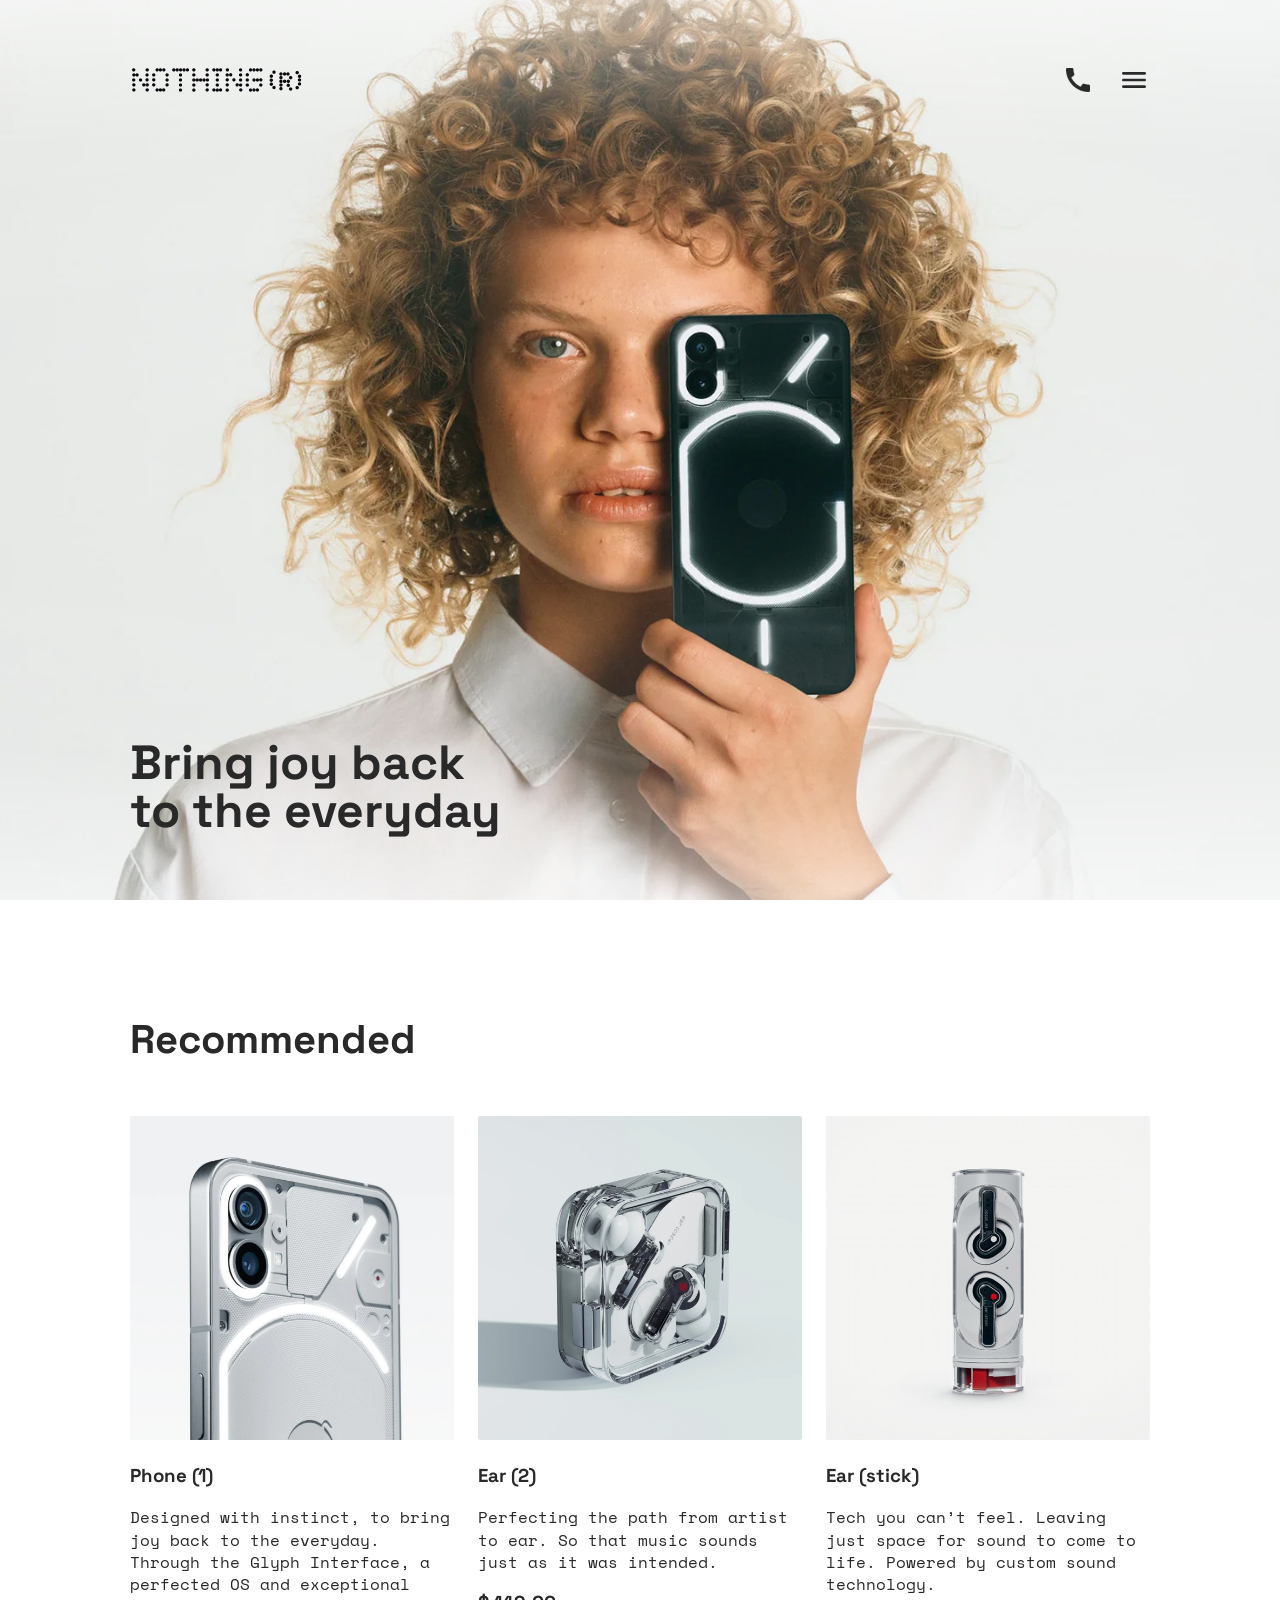
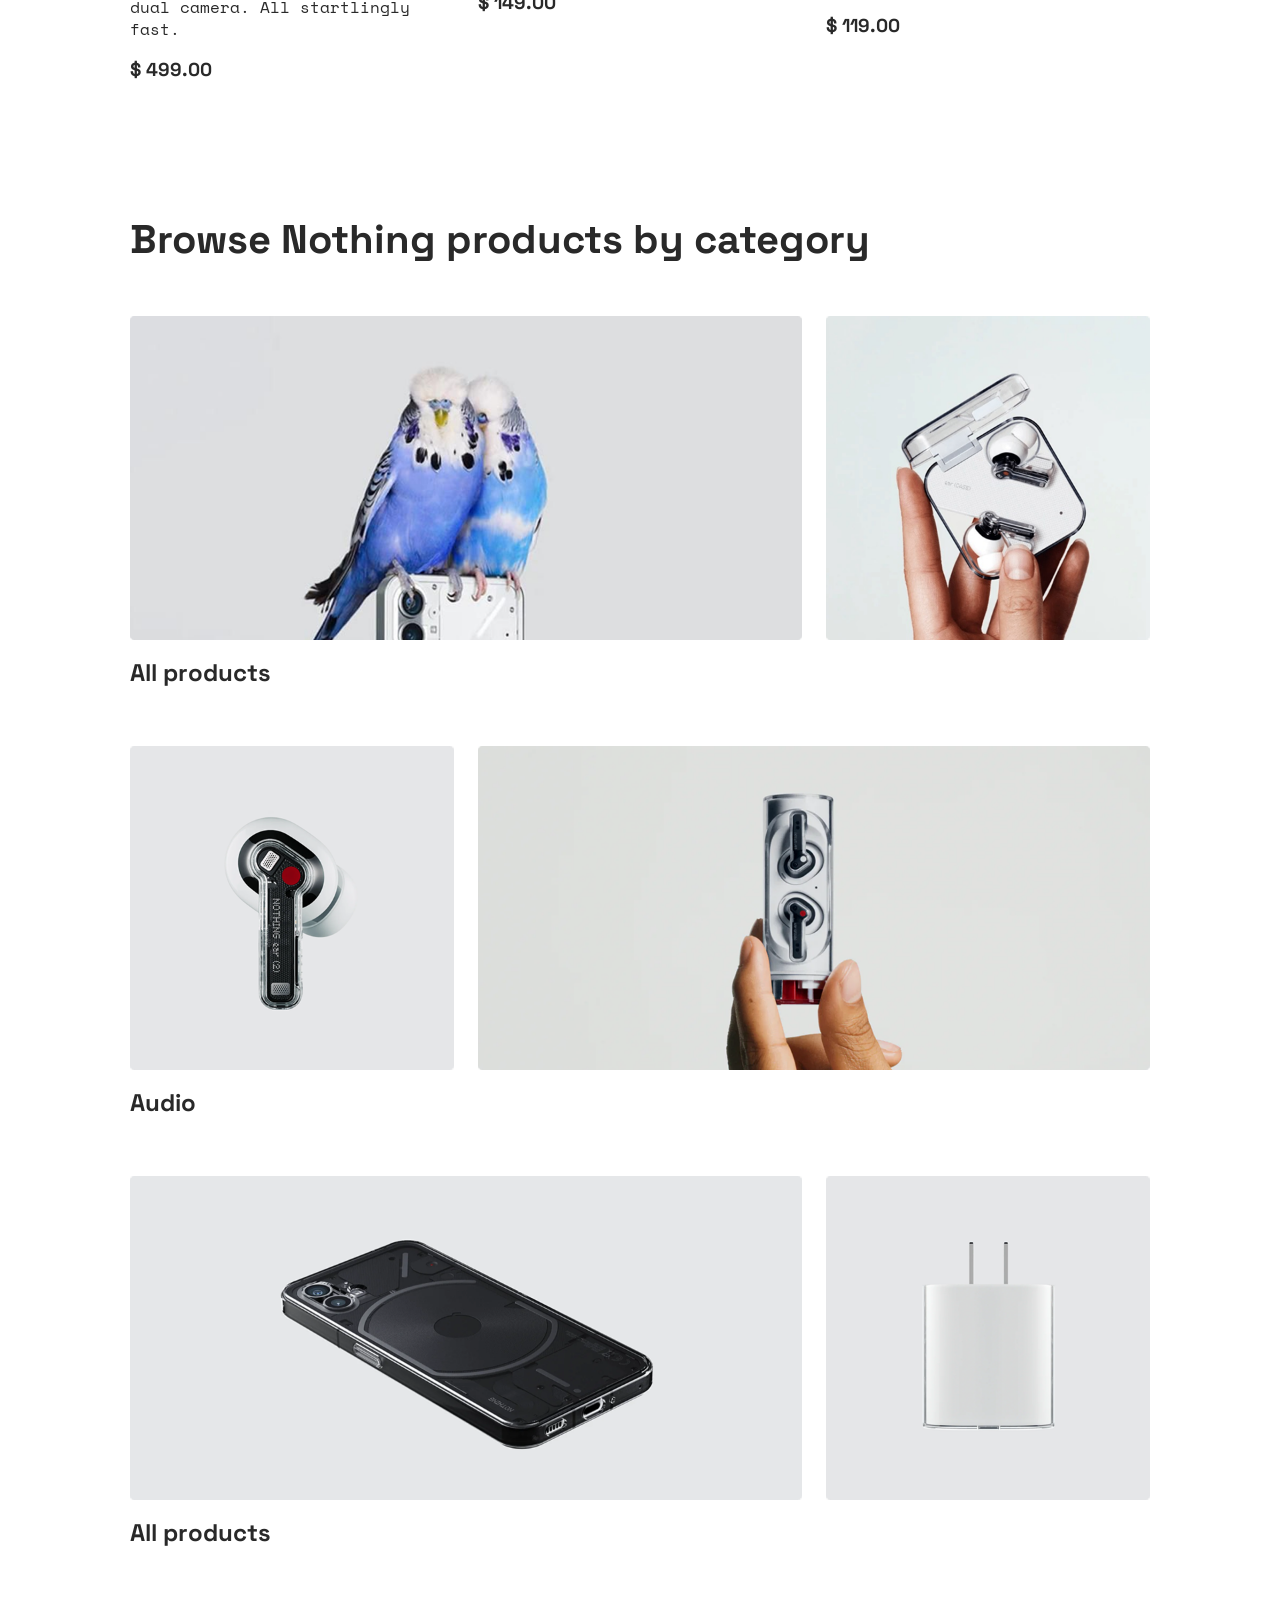
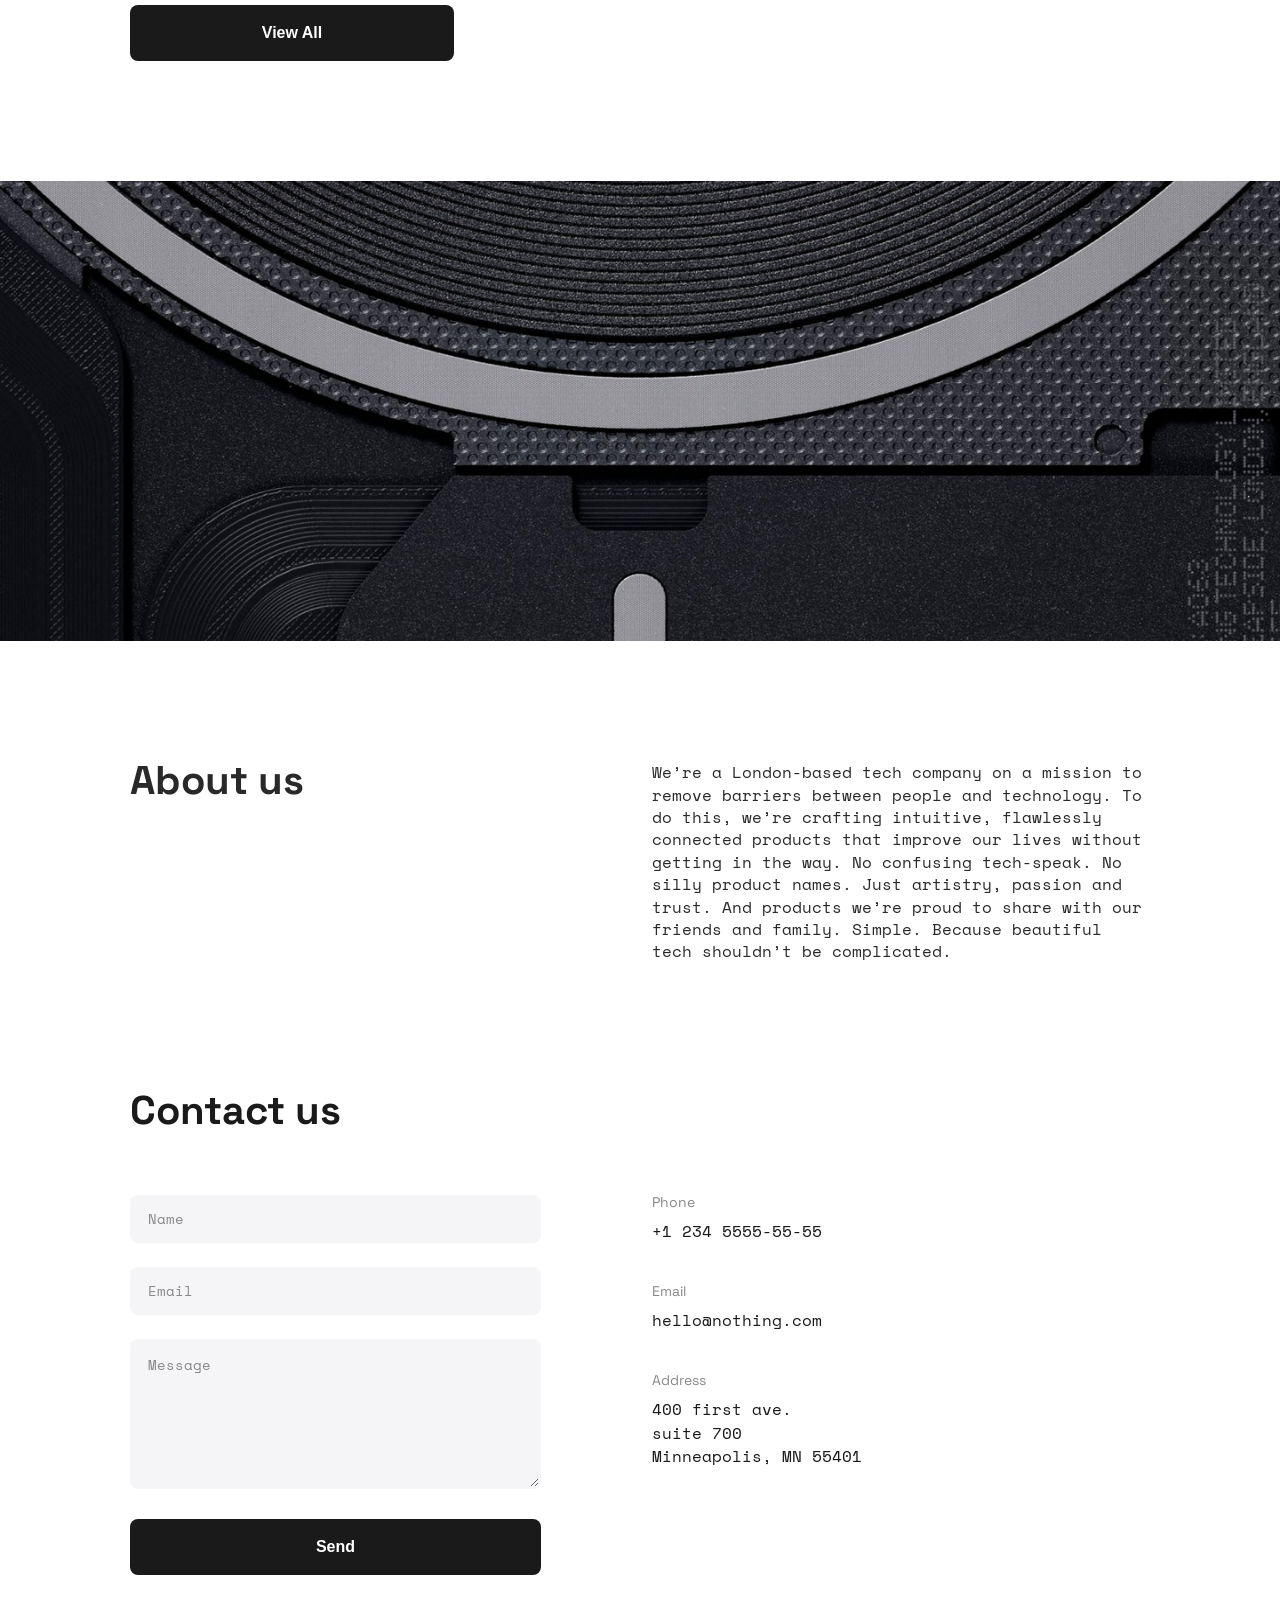
<file: index.html>
<!doctype html><html lang="en" class="page"><head><meta charset="utf-8"><meta name="viewport" content="width=device-width, initial-scale=1.0"><title>NOTHING</title><link rel="preconnect" href="https://fonts.googleapis.com"><link rel="preconnect" href="https://fonts.gstatic.com"><link href="https://fonts.googleapis.com/css2?family=Space+Grotesk:wght@300..700&family=Space+Mono:ital,wght@0,400;0,700;1,400;1,700&display=swap" rel="stylesheet"><link rel="stylesheet" href="index.368ba6d0.css"><link rel="icon" type="image/png" href="Logo.a87013dd.png"><script src="index.cabb280d.js" defer></script></head><body class="page__body"> <header class="header"> <div class="container"> <div class="header__content"> <div class="top-bar"> <a href="#" class="top-bar__logo-link"> <img src="Logo.a87013dd.png" alt="NOTHING Logo" class="top-bar__logo"> </a> <div class="top-bar--icons"> <a href="tel:+12345555555" class="top-phone"> <span class="top-phone__text">+1 234 555-55-55</span> <span class="icon icon--phone"></span> </a> <a href="#menu" class="icon icon--menu"></a> </div> </div> <div class="header__bottom"> <h1 class="header__title"> Bring joy back <br> to the everyday </h1> </div> </div> </div> </header> <aside class="menu page__menu" id="menu"> <div class="container"> <div class="menu__top top-bar"> <a href="#" class="top-bar__logo-link"> <img src="Logo.a87013dd.png" alt="NOTHING Logo" class="top-bar__logo"> </a> <div class="header__icons"> <a href="#" class="icon icon--close"></a> </div> </div> <div class="menu__bottom"> <nav class="menu__nav nav"> <ul class="nav__list"> <li class="nav__item"> <a class="nav__link" href="#recommended">Recommended</a> </li> <li class="nav__item"> <a class="nav__link" href="#store">Store</a> </li> <li class="nav__item"> <a class="nav__link" href="#login">Login</a> </li> <li class="nav__item"> <a class="nav__link" href="#cart">Cart</a> </li> </ul> </nav> <a href="tel:+1 234 5555-55-55" class="menu__call-number">+1 234 5555-55-55</a> <a href="tel:+1 234 5555-55-55" class="menu__call-to-order">call to order</a> </div> </div> </aside> <main class="main"> <div class="container"> <div class="main__content"> <section class="recommended" id="recommended"> <h2 class="section-title">Recommended</h2> <div class="recommended__products"> <article class="product recommended__product"> <a href="#" class="product__link"> <img src="Image_phone.e0d03160.png" alt="Phone image" class="product__photo"> </a> <h3 class="product__title">Phone (1)</h3> <p class="product__content">Designed with instinct, to bring joy back to the everyday. Through the Glyph Interface, a perfected OS and exceptional dual camera. All startlingly fast.</p> <h3 class="product__price">$ 499.00</h3> </article> <article class="product recommended__product"> <a href="#" class="product__link"> <img src="Image_pods2.a5fa9327.png" alt="pods image" class="product__photo"> </a> <h3 class="product__title">Ear (2)</h3> <p class="product__content">Perfecting the path from artist to ear. So that music sounds just as it was intended.</p> <h3 class="product__price">$ 149.00</h3> </article> <article class="product recommended__product"> <a href="#" class="product__link"> <img src="Image_pods.5eeef7a0.png" alt="Phone image" class="product__photo"> </a> <h3 class="product__title">Ear (stick)</h3> <p class="product__content">Tech you can’t feel. Leaving just space for sound to come to life. Powered by custom sound technology.</p> <h3 class="product__price">$ 119.00</h3> </article> </div> </section> <section class="stores" id="stores"> <h2 class="section-title">Browse Nothing products by category</h2> <div class="stores__wrapper"> <article class="store"> <div class="store__photos"> <a href="#" class="store__link store__link--wide"> <img src="all-wide.afe6216f.png" alt="All products" class="store__photo"> </a> <a href="#" class="store__link store__link--square"> <img src="all-square.e91eb10e.png" alt="All products" class="store__photo"> </a> </div> <h3 class="store__title">All products</h3> </article> <article class="store"> <div class="store__photos"> <a href="#" class="store__link store__link--square"> <img src="audio-square.90712d0b.png" alt="Audio" class="store__photo"> </a> <a href="#" class="store__link store__link--wide"> <img src="audio-wide.60adac99.png" alt="Audio" class="store__photo"> </a> </div> <h3 class="store__title">Audio</h3> </article> <article class="store"> <div class="store__photos"> <a href="#" class="store__link store__link--wide"> <img src="accessories-wide.6a7ec372.png" alt="Accessories" class="store__photo"> </a> <a href="#" class="store__link store__link--square"> <img src="accessories-square.d12dfd59.png" alt="Accessories" class="store__photo"> </a> </div> <h3 class="store__title">All products</h3> </article> <button type="submit" class="stores__button"> View All </button> </div> </section> <section class="banner-full"> <img src="banner.4ce25558.png" alt="Nothing technology texture banner" class="banner-full__image"> </section> <section class="login" id="login"> <h2 class="login__title section-title"> About us </h2> <div class="login__content"> <p class="login__text">We’re a London-based tech company on a mission to remove barriers between people and technology. To do this, we’re crafting intuitive, flawlessly connected products that improve our lives without getting in the way. No confusing tech-speak. No silly product names. Just artistry, passion and trust. And products we’re proud to share with our friends and family. Simple. Because beautiful tech shouldn’t be complicated. </p> </div> </section> <section class="cart" id="cart"> <h2 class="cart__title section-title">Contact us</h2> <form action="#" class="cart__form" onsubmit="this.reset(); return false;"> <div class="cart__field"> <input type="text" class="cart__input" placeholder="Name" aria-label="Name" required> </div> <div class="cart__field"> <input type="email" class="cart__input" placeholder="Email" aria-label="Email" required> </div> <div class="cart__field"> <textarea class="cart__input cart__input--textarea" placeholder="Message" aria-label="Message"></textarea> </div> <button type="submit" class="cart__button"> Send </button> </form> <div class="cart__info"> <div class="cart__info-group"> <h3 class="cart__info-label">Phone</h3> <a href="tel:+12345555555" class="cart__info-text">+1 234 5555-55-55</a> </div> <div class="cart__info-group"> <h3 class="cart__info-label">Email</h3> <a href="mailto:hello@nothing.com" class="cart__info-text">hello@nothing.com</a> </div> <div class="cart__info-group"> <h3 class="cart__info-label">Address</h3> <a href="https://maps.google.com/?q=400+first+ave+suite+700+Minneapolis+MN+55401" target="_blank" class="cart__info-text cart__info-text--link"> 400 first ave.<br> suite 700<br> Minneapolis, MN 55401 </a> </div> </div> </section> </div> </div> </main> <footer class="footer"> </footer> </body></html>
</file>
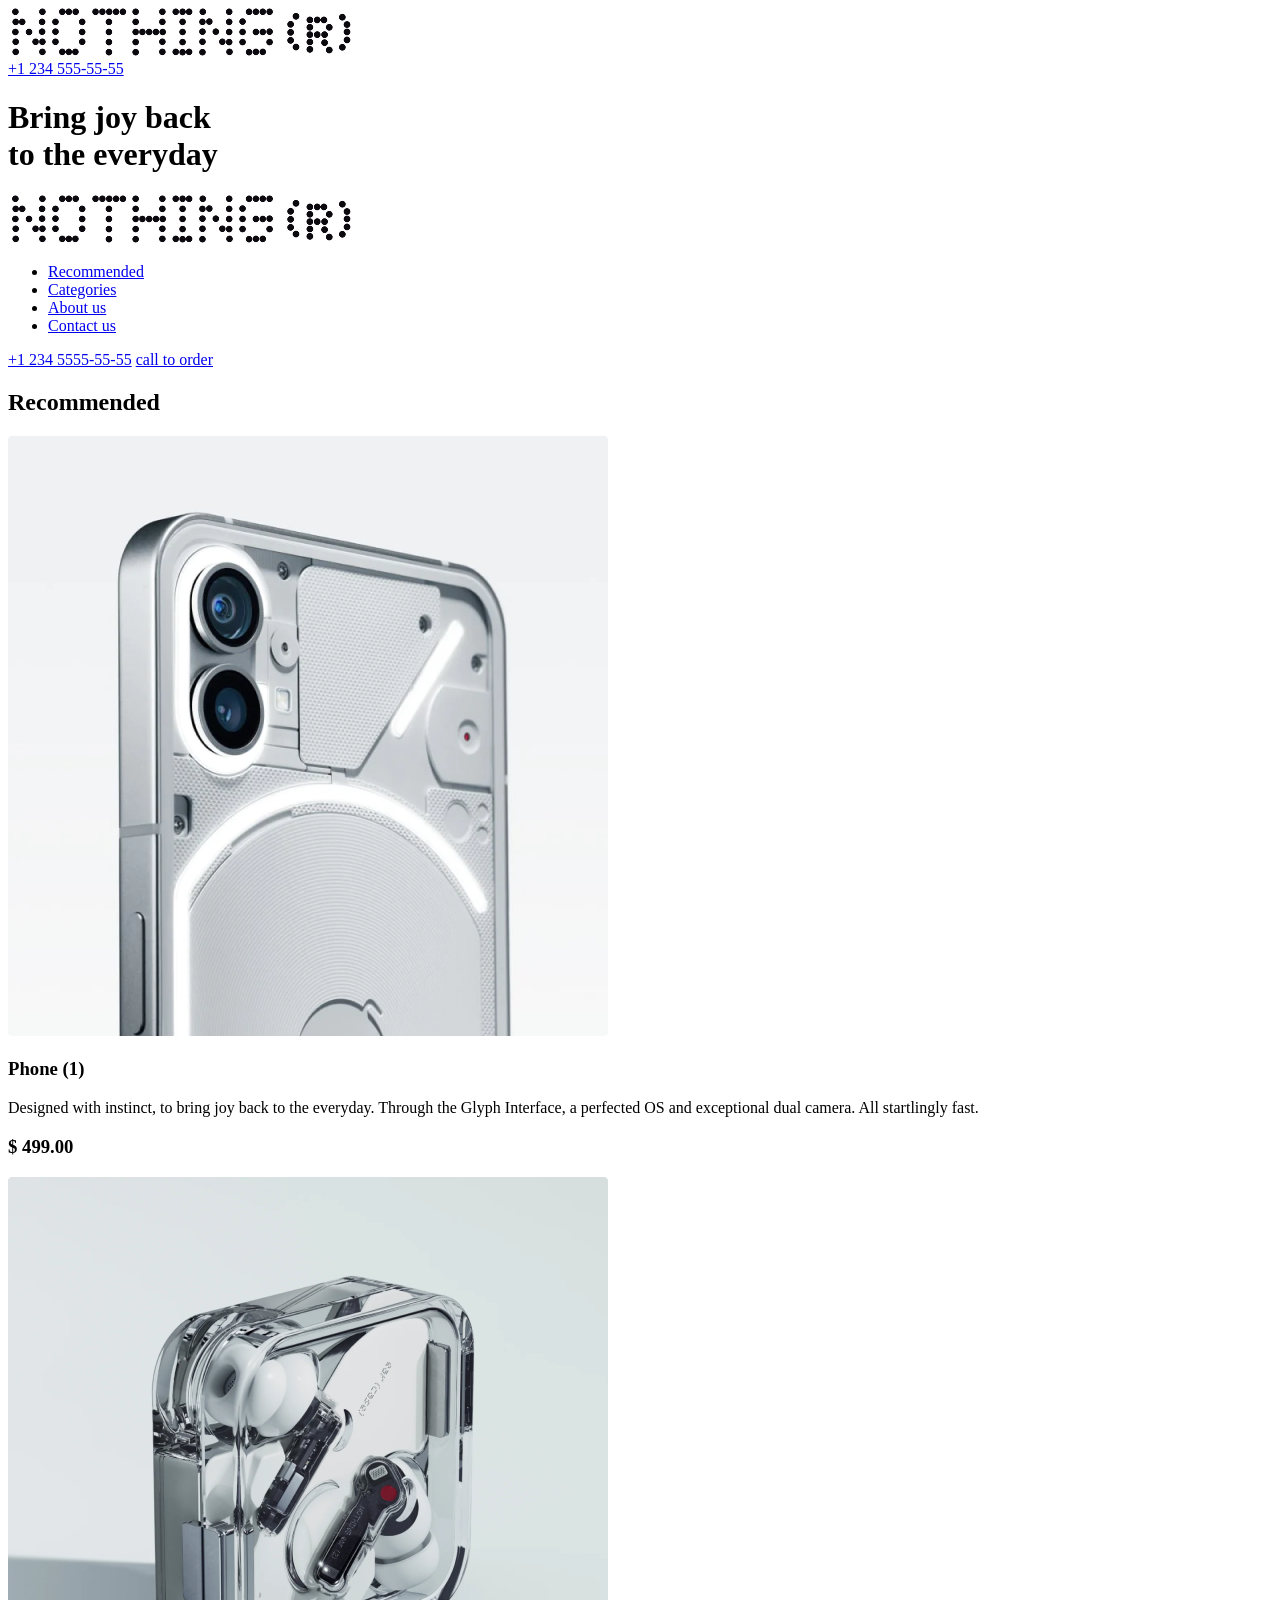
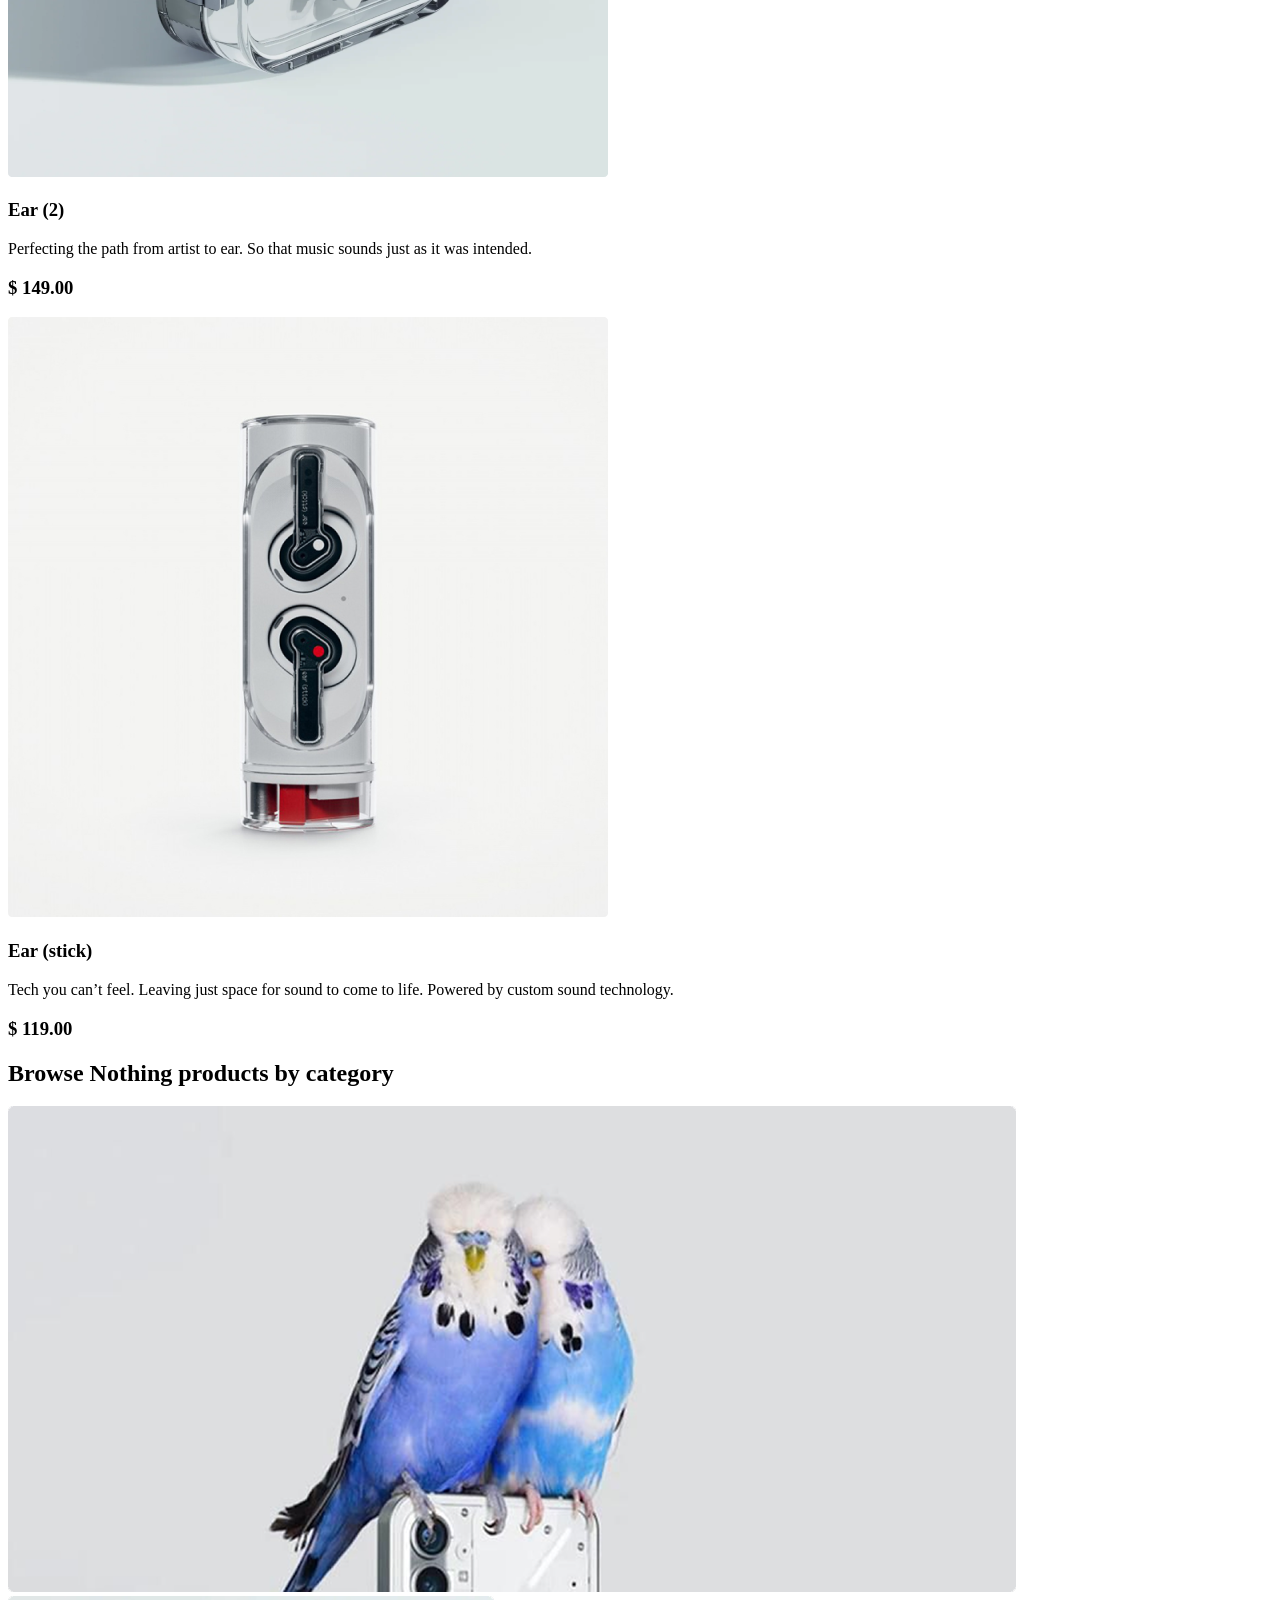
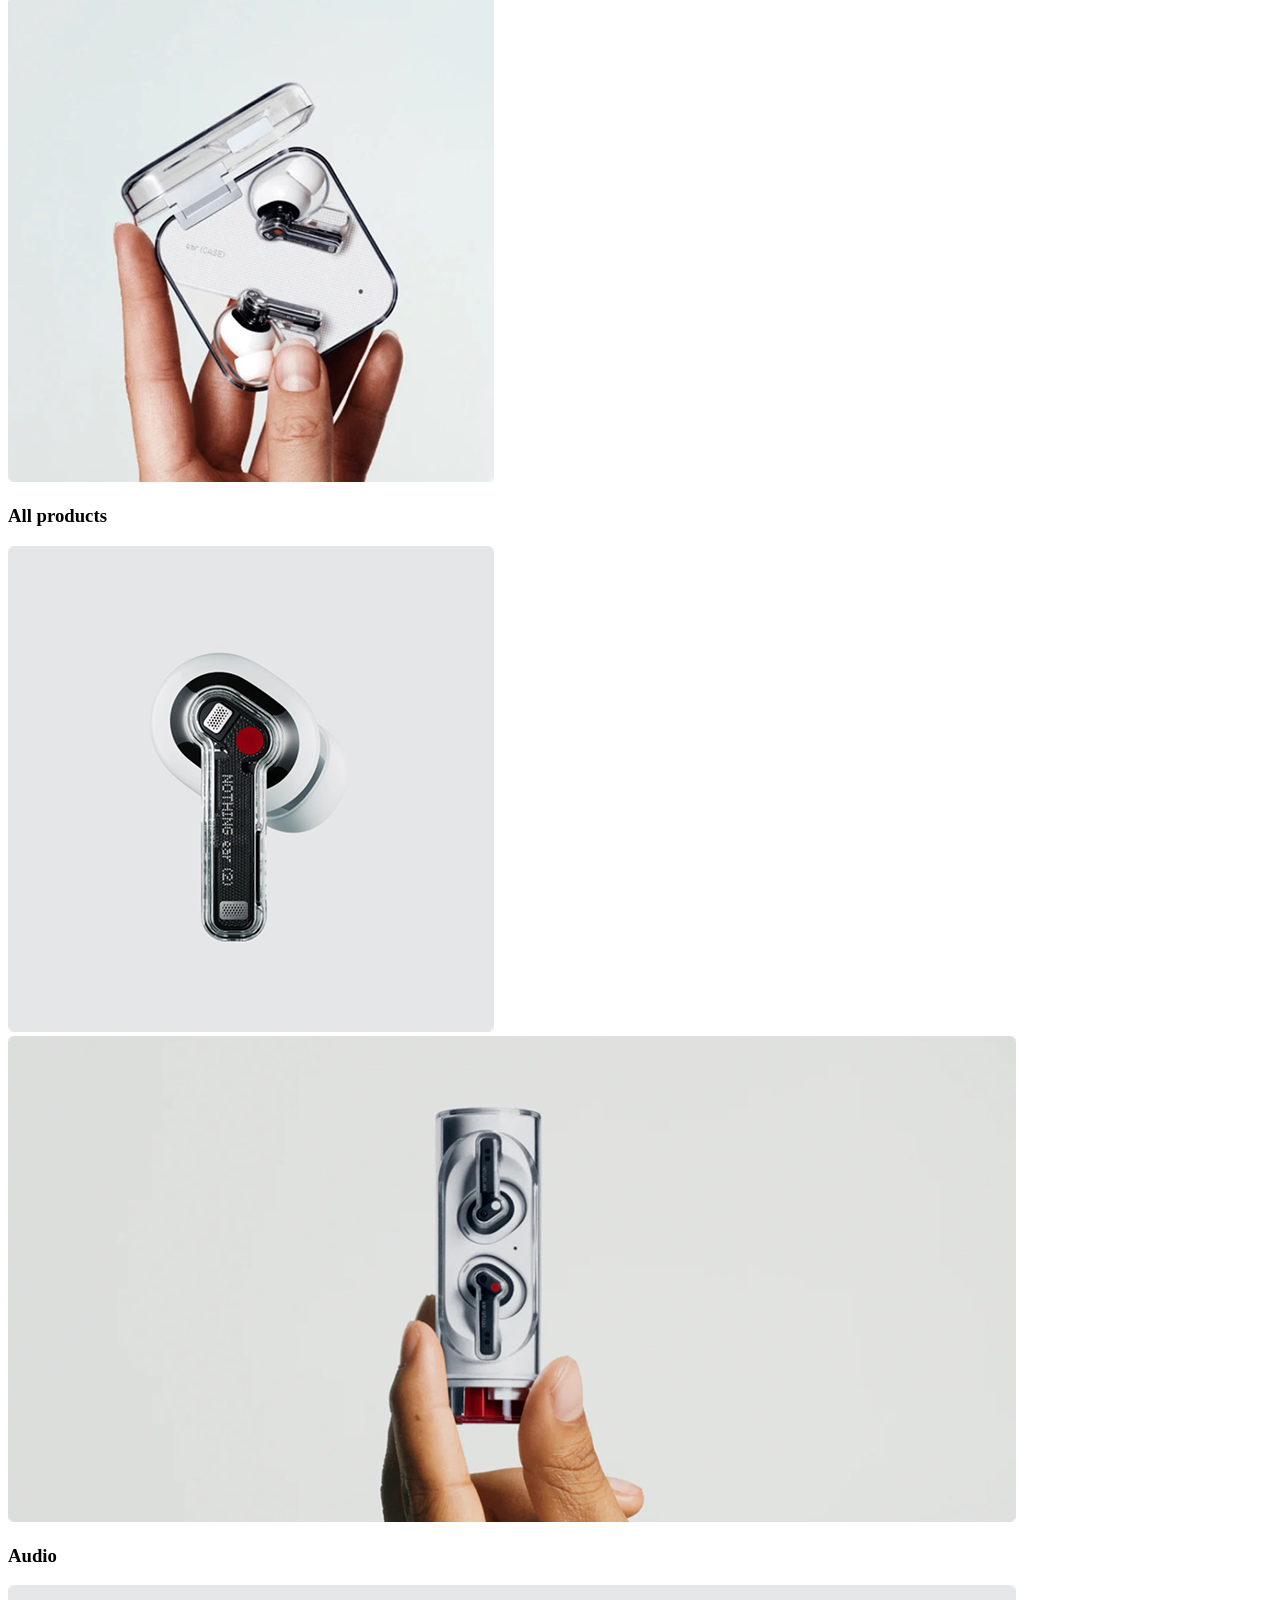
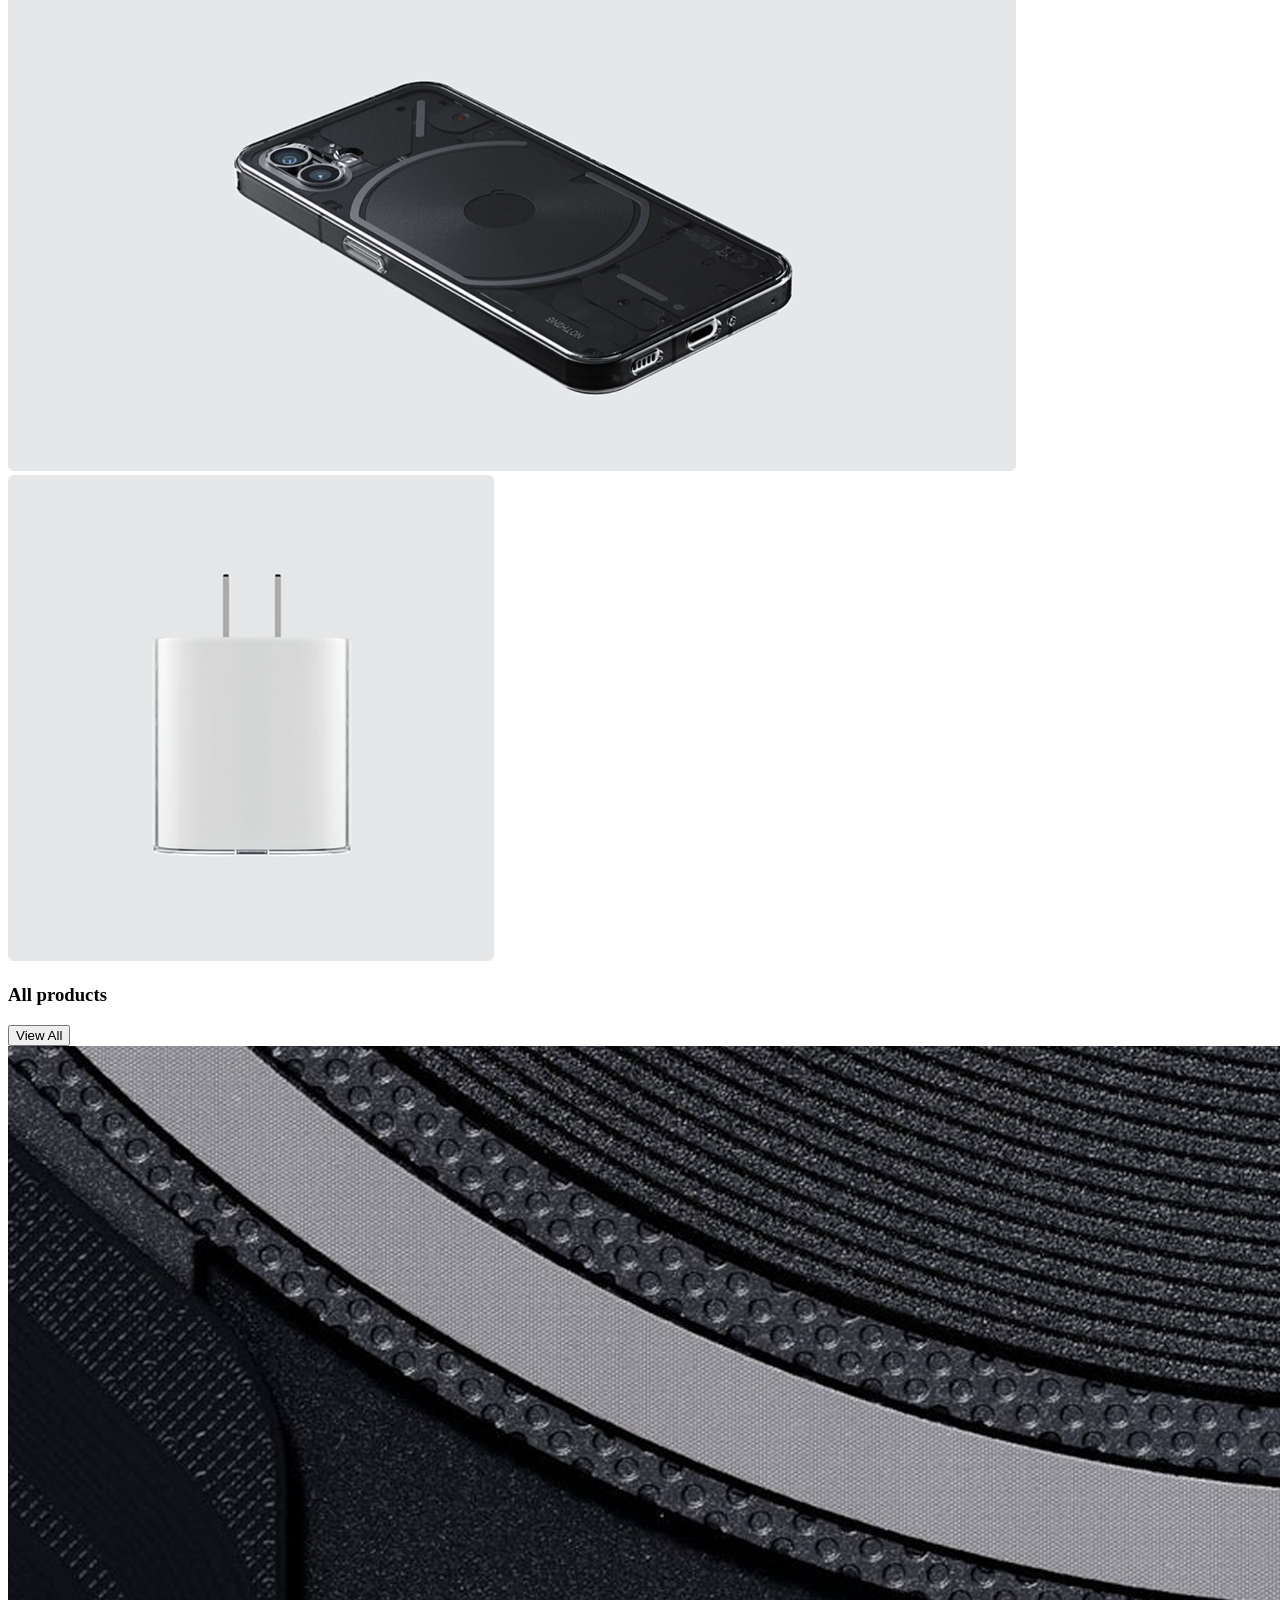
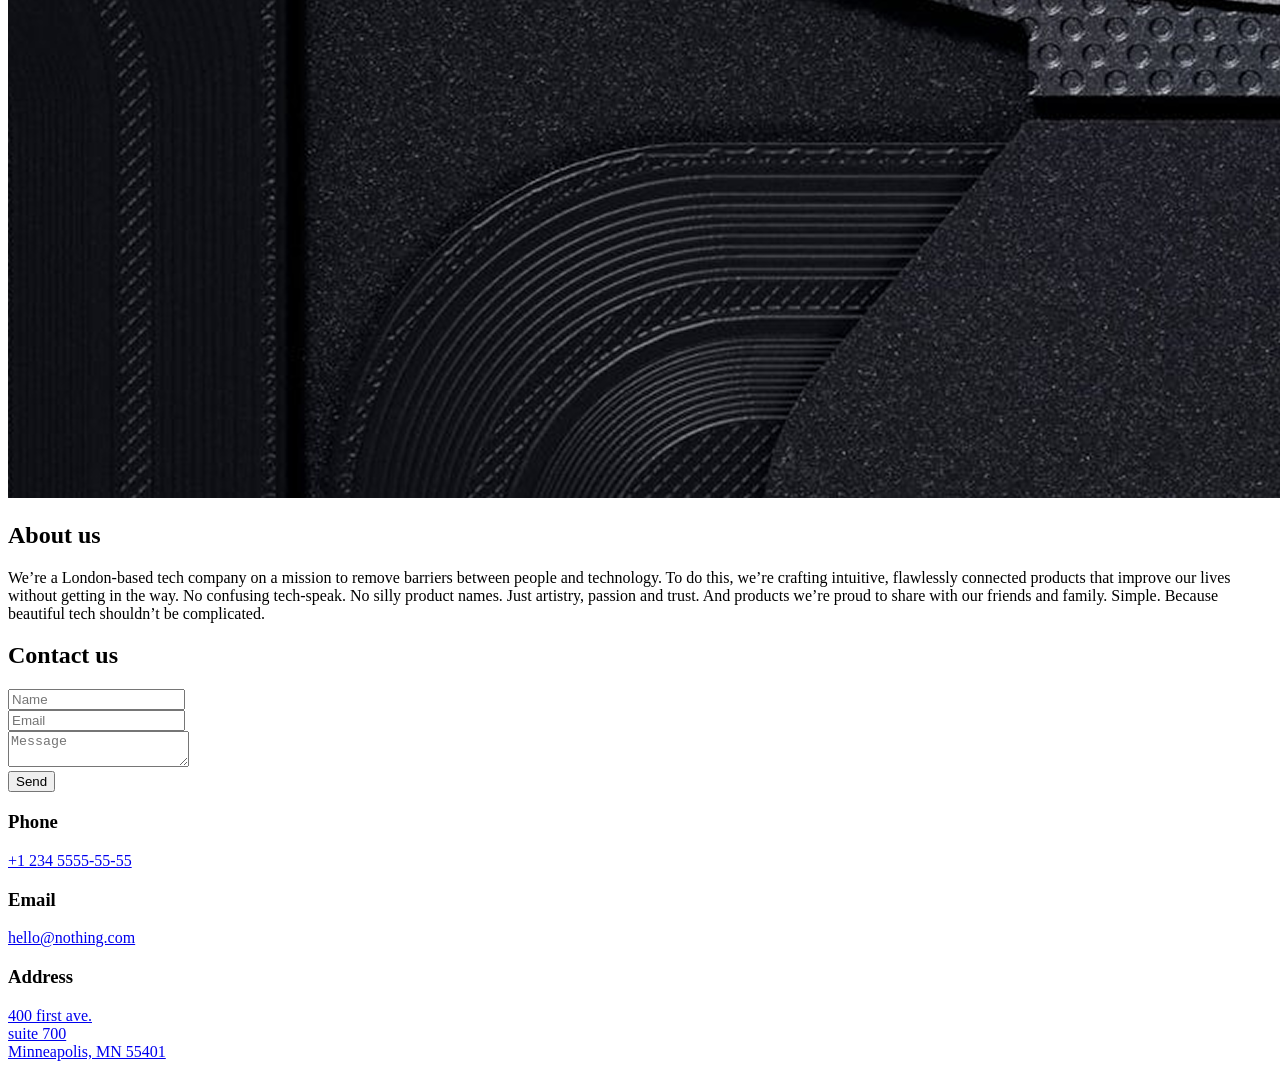
<file: src/index.html>
<!-- #region head -->
<!doctype html>
<html lang="en" class="page">
  <head>
    <meta charset="UTF-8" />
    <meta
      name="viewport"
      content="width=device-width, initial-scale=1.0"
    />
    <title>NOTHING</title>
    <link rel="preconnect" href="https://fonts.googleapis.com">
    <link rel="preconnect" href="https://fonts.gstatic.com">

    <link href="https://fonts.googleapis.com/css2?family=Space+Grotesk:wght@300..700&family=Space+Mono:ital,wght@0,400;0,700;1,400;1,700&display=swap"
    rel="stylesheet">
    <link rel="stylesheet" href="./styles/main.scss">
    <link
     rel="icon"
     type="image/svg+xml"
     href="./images/favicon.svg">
    <link
     rel="icon"
     type="image/png"
     sizes="32x32"
     href="./images/favicon-32.png">
    <link
     rel="apple-touch-icon"
     href="./images/apple-touch-icon.png">
    <script
      src="scripts/main.js"
      defer
    ></script>
  </head>
  <!-- #endregion -->
  <body class="page__body">
    <header class="header">
      <div class="container">
        <div class="header__content">
          <div class="top-bar">
            <a href="#" class="top-bar__logo-link">
              <img
               src="./images/Logo.png"
               alt="NOTHING Logo"
               class="top-bar__logo" />
            </a>
            <div class="top-bar--icons">
              <a href="tel:+12345555555" class="top-phone">
                <span class="top-phone__text">+1 234 555-55-55</span>
                <span class="icon icon--phone"></span>
              </a>

              <a href="#menu" class="icon icon--menu"></a>
            </div>
          </div>
          <div class="header__bottom">
            <h1 class="header__title">
                Bring joy back
              <br>
                to the everyday
            </h1>
          </div>
        </div>
      </div>
    </header>

    <aside class="page__menu menu" id="menu">
      <div class="container">
        <div class="top-bar menu__top">
          <a href="#" class="top-bar__logo-link">
            <img
             src="./images/Logo.png"
             alt="NOTHING Logo"
             class="top-bar__logo" />
          </a>
          <div class="header__icons">
            <a href="#" class="icon icon--close"></a>
          </div>
        </div>
        <div class="menu__bottom">
          <nav class="nav menu__nav">
            <ul class="nav__list">
              <li class="nav__item">
                <a class = "nav__link" href="#recommended">Recommended</a>
              </li>
              <li class="nav__item">
                <a class = "nav__link" href="#categories">Categories</a>
              </li>
              <li class="nav__item">
                <a class = "nav__link" href="#about">About us</a>
              </li>
              <li class="nav__item">
                <a class = "nav__link" href="#contact">Contact us</a>
              </li>
            </ul>
          </nav>
          <a href="tel:+1 234 5555-55-55" class="menu__call-number">+1 234 5555-55-55</a>
          <a href="tel:+1 234 5555-55-55" class="menu__call-to-order">call to order</a>
        </div>
      </div>
    </aside>

    <main class="main">
      <div class="container">
        <div class="main__content">
          <section class="recommended" id="recommended">
            <h2 class="section-title">Recommended</h2>
            <div class="recommended__products">
              <article class="product recommended__product">
                <a href="#" class="product__link">
                  <img
               src="./images/products/Image_phone.png"
               alt="Phone image"
               class="product__photo"
               />
                </a>
                <h3 class="product__title">Phone (1)</h3>
                <p class="product__content">Designed with instinct, to bring joy back to the everyday. Through the Glyph Interface, a perfected OS and exceptional dual camera. All startlingly fast.</p>
                <h3 class="product__price">$ 499.00</h3>
              </article>
              <article class="product recommended__product">
                <a href="#" class="product__link">
                  <img
                src="./images/products/Image_pods2.png"
                alt="pods image"
                class="product__photo"
                />
                </a>
                <h3 class="product__title">Ear (2)</h3>
                <p class="product__content">Perfecting the path from artist to ear. So that music sounds just as it was intended.</p>
                <h3 class="product__price">$ 149.00</h3>
              </article>
              <article class="product recommended__product">
                <a href="#" class="product__link">
                  <img
                src="./images/products/Image_pods.png"
                alt="Phone image"
                class="product__photo"
                />
                </a>
                <h3 class="product__title">Ear (stick)</h3>
                <p class="product__content">Tech you can’t feel. Leaving just space for sound to come to life. Powered by custom sound technology.</p>
                <h3 class="product__price">$ 119.00</h3>
              </article>
            </div>
          </section>
          <section class="stores" id="categories">
            <h2 class="section-title">Browse Nothing products by category</h2>
            <div class="stores__wrapper">
              <article class="store">
                <div class="store__photos">
                  <a href="#" class="store__link store__link--wide">
                    <img
                     src="./images/categories/all-wide.png"
                     alt="All products"
                     class="store__photo"
                     >
                  </a>

                  <a href="#" class="store__link store__link--square">
                    <img
                     src="./images/categories/all-square.png"
                     alt="All products"
                     class="store__photo"
                     >
                  </a>
                </div>
                <h3 class="store__title">All products</h3>
              </article>

              <article class="store">
                <div class="store__photos">
                  <a href="#" class="store__link store__link--square">
                    <img
                     src="./images/categories/audio-square.png"
                     alt="Audio"
                     class="store__photo"
                     >
                  </a>

                  <a href="#" class="store__link store__link--wide">
                    <img
                     src="./images/categories/audio-wide.png"
                     alt="Audio"
                     class="store__photo"
                     >
                  </a>
                </div>
                <h3 class="store__title">Audio</h3>
              </article>

              <article class="store">
                <div class="store__photos">
                  <a href="#" class="store__link store__link--wide">
                    <img
                     src="./images/categories/accessories-wide.png"
                     alt="Accessories"
                     class="store__photo"
                     >
                  </a>

                  <a href="#" class="store__link store__link--square">
                    <img
                     src="./images/categories/accessories-square.png"
                     alt="Accessories"
                     class="store__photo"
                     >
                  </a>
                </div>
                <h3 class="store__title">All products</h3>
              </article>
              <button type="submit" class="stores__button">
                View All
              </button>
            </div>
          </section>
          <section class="banner-full">
            <img
             src="./images/banner.png"
            alt="Nothing technology texture banner"
            class="banner-full__image"
          />
          </section>
          <section class="login" id="about">
            <h2 class="section-title login__title">
              About us
            </h2>
            <div class="login__content">
              <p class="login__text">We’re a London-based tech company on a mission to remove barriers between people and technology.

To do this, we’re crafting intuitive, flawlessly connected products that improve our lives without getting in the way.
No confusing tech-speak. No silly product names. Just artistry, passion and trust. And products we’re proud to share with our friends and family. Simple.

Because beautiful tech shouldn’t be complicated.
              </p>
            </div>

          </section>
          <section class="cart" id="contact">
            <h2 class="section-title cart__title">Contact us</h2>
            <form action="#" class="cart__form"
             onsubmit="this.reset(); return false;">
              <div class="cart__field">
                <input
                  type="text"
                  class="cart__input"
                  placeholder="Name"
                  aria-label="Name"
                  required
                >
              </div>

              <div class="cart__field">
                <input
                  type="email"
                  class="cart__input"
                  placeholder="Email"
                  aria-label="Email"
                  required
                >
              </div>

              <div class="cart__field">
                <textarea
                  class="cart__input cart__input--textarea"
                  placeholder="Message"
                  aria-label="Message"
                ></textarea>
              </div>

              <button type="submit" class="cart__button">
                Send
              </button>
            </form>

            <div class="cart__info">
              <div class="cart__info-group">
                <h3 class="cart__info-label">Phone</h3>
                <a href="tel:+12345555555" class="cart__info-text">+1 234 5555-55-55</a>
              </div>

              <div class="cart__info-group">
                <h3 class="cart__info-label">Email</h3>
                <a href="mailto:hello@nothing.com" class="cart__info-text">hello@nothing.com</a>
              </div>

              <div class="cart__info-group">
                <h3 class="cart__info-label">Address</h3>
                <a href="https://maps.google.com/?q=400+first+ave+suite+700+Minneapolis+MN+55401" target="_blank"
                 class="cart__info-text cart__info-text--link">
      400 first ave.<br>
      suite 700<br>
      Minneapolis, MN 55401
                </a>
              </div>
            </div>
          </section>
          </section>
        </div>
      </div>
    </main>

    <footer class="footer">

    </footer>
  </body>
</html>
</file>
<file: index.368ba6d0.css>
.container{padding-left:20px;padding-right:20px}@media (min-width:576px){.container{padding-left:72px;padding-right:72px}}@media (min-width:1024px){.container{max-width:1020px;margin-left:auto;margin-right:auto;padding-left:120px;padding-right:120px}}.header{background-image:url(header-bg-mobile.83e301b1.png);background-position:50%;background-size:cover}.header__content{-ms-flex-direction:column;flex-direction:column;-ms-flex-pack:justify;justify-content:space-between;height:100vh;display:-ms-flexbox;display:flex}.header__title{font-size:36px;font-weight:700;line-height:100%;font-style:bold;margin:0}@media (min-width:576px){.header__title{font-size:48px}}.header__bottom{padding-bottom:40px}@media (min-width:576px){.header__bottom{padding-bottom:65px}}.icon{background-size:cover;width:24px;height:24px;transition:transform .3s;display:block}.icon:hover{transform:scale(1.2)}@media (min-width:576px){.icon{width:32px;height:32px}}.icon--phone{background-image:url(icon-phone.7a467db5.png)}.icon--menu{background-image:url(icon-burger-menu.04b80f5a.png)}.icon--menu:hover{background-image:url(icon-burger-menu-hover.061d275f.png)}.icon--close{background-image:url(icon-close.7255f9a1.png)}.menu{box-sizing:border-box;text-transform:uppercase;background-color:#e5e6e8;height:100vh;font-weight:700}.menu:target{opacity:1;pointer-events:all}.menu__nav{margin-bottom:48px}.menu__top{margin-bottom:32px}@media (min-width:576px){.menu__top{margin-bottom:0}}.menu__call-number{color:inherit;letter-spacing:2px;margin-bottom:16px;font-size:16px;line-height:140%;text-decoration:none;display:block}.menu__call-to-order{color:inherit;letter-spacing:2px;border-bottom:1px solid #292929;width:fit-content;padding-bottom:8px;font-size:16px;line-height:140%;text-decoration:none;display:block}.nav__list{-ms-flex-direction:column;flex-direction:column;gap:32px;margin:0;padding:0;list-style:none;display:-ms-flexbox;display:flex}.nav__link{color:inherit;letter-spacing:2px;font-size:22px;line-height:22px;text-decoration:none;position:relative}.nav__link:after{content:"";transform-origin:0;background-color:#292929;width:100%;height:1px;transition:transform .3s;display:block;position:absolute;bottom:-8px;transform:scale(0)}.nav__link:hover:after{transform:scale(1)}.top-bar{-ms-flex-pack:justify;justify-content:space-between;-ms-flex-align:center;align-items:center;padding-top:28px;padding-bottom:28px;display:-ms-flexbox;display:flex}@media (min-width:576px){.top-bar{padding-top:64px;padding-bottom:64px}}.top-bar--icons{gap:24px;display:-ms-flexbox;display:flex}.top-bar__logo-link{display:-ms-flexbox;display:flex}.top-bar__logo{height:16px;transition:transform .3s}@media (min-width:576px){.top-bar__logo{height:24px}}.top-bar__logo:hover{transform:scale(1.2)}.top-phone{color:inherit;-ms-flex-align:center;align-items:center;gap:16px;text-decoration:none;display:-ms-flexbox;display:flex}.top-phone__text{opacity:0;white-space:nowrap;max-width:0;font-family:Space Mono,monospace;font-size:16px;font-weight:700;transition:all .4s;overflow:hidden}@media (min-width:1024px){.top-phone:hover .top-phone__text{opacity:1;max-width:250px}}.page{color:#292929;scroll-behavior:smooth;font-family:Space Grotesk,sans-serif;font-size:16px;line-height:140%}.page:has(.page__menu:target){overflow:hidden}.page__body{min-width:320px;margin:0}.page__menu{opacity:0;transition:translateX(-100%);pointer-events:none;position:fixed;top:0;left:0;right:0;overflow:auto}.page__menu:target{opacity:1;transition:translateX(0);pointer-events:all}.page__menu__top{z-index:1;background-color:#e5e5e5;padding-top:20px;position:sticky;top:0}.product__photo{width:100%;transition:transform .3s}.product__content{font-family:Space Mono,monospace;line-height:140%}.product__link{display:block;overflow:hidden}.product__link:hover .product__photo{transform:scale(1.05)}.recommended__products{--columns:2;grid-template-columns:repeat(var(--columns),1fr);gap:40px 20px;display:grid}@media (min-width:576px){.recommended__products{--columns:6;column-gap:24px}}@media (min-width:1024px){.recommended__products{--columns:12}}.recommended__product{grid-column:1/-1}@media (min-width:1024px){.recommended__product{grid-column:span 4}}.section-title{text-align:left;margin:0 0 48px;font-size:32px;font-weight:700;line-height:100%}@media (min-width:576px){.section-title{margin-bottom:56px;font-size:40px}}@media (min-width:1024px){.section-title{font-size:40px}}.main{background-color:#fff}.main__content{row-gap:96px;padding-top:96px;padding-bottom:96px;display:grid}@media (min-width:576px){.main__content{row-gap:120px;padding-top:120px;padding-bottom:120px}}.login{--columns:2;grid-template-columns:repeat(var(--columns),1fr);column-gap:20px;display:grid}@media (min-width:576px){.login{--columns:6;column-gap:24px}}@media (min-width:1024px){.login{--columns:12}}.login__title{grid-column:span 2}@media (min-width:576px){.login__title{grid-column:span 3}}@media (min-width:1024px){.login__title{grid-column:span 6}}.login__content{grid-column:span 2}@media (min-width:576px){.login__content{grid-column:span 3}}@media (min-width:1024px){.login__content{grid-column:span 6}}.login__text{margin:0;font-family:Space Mono,monospace;line-height:140%}.stores__wrapper{row-gap:40px}@media (min-width:576px){.stores__wrapper{row-gap:56px}}.stores__button{cursor:pointer;text-align:center;color:#fff;background-color:#1a1a1a;border:none;border-radius:8px;width:100%;height:56px;font-size:16px;font-weight:700;transition:background-color .3s,color .3s}.stores__button:hover{color:#1a1a1a;background-color:#f5f5f7}.stores__button:active{color:#fff;background-color:#1a1a1a}@media (min-width:1024px){.stores__button{grid-column:5/span 6;width:324px;height:56px}}.stores .store{margin-bottom:56px}@media (max-width:575px){.stores .store{margin-bottom:40px}}.stores .store__photos{--columns:2;grid-template-columns:repeat(var(--columns),1fr);column-gap:20px;margin-bottom:16px;display:grid}@media (min-width:576px){.stores .store__photos{--columns:6;column-gap:24px}}@media (min-width:1024px){.stores .store__photos{--columns:12}}.stores .store__link{display:block;position:relative;overflow:hidden}@media (min-width:576px){.stores .store__link--wide{grid-column:span 4}}@media (min-width:1024px){.stores .store__link--wide{grid-column:span 8}}.stores .store__link--square{height:0;padding-bottom:100%}@media (min-width:576px){.stores .store__link--square{grid-column:span 2}}@media (min-width:1024px){.stores .store__link--square{grid-column:span 4}}.stores .store__photo{object-fit:cover;width:100%;height:100%;transition:transform .3s;position:absolute}.stores .store__photo:hover{transform:scale(1.05)}.stores .store__title{grid-column:1/-1;margin:0;font-size:24px;font-weight:700;line-height:140%}.cart{--columns:2;grid-template-columns:repeat(var(--columns),1fr);-ms-flex-align:start;align-items:start;column-gap:20px;display:grid}@media (min-width:576px){.cart{--columns:6;column-gap:24px}}@media (min-width:1024px){.cart{--columns:12}}.cart__title{color:#1a1a1a;grid-column:1/-1;margin-bottom:48px;font-size:32px;font-weight:700;line-height:140%}@media (min-width:576px){.cart__title{margin-bottom:56px;font-size:40px}}@media (min-width:1024px){.cart__title{grid-area:1/1/auto/span 6;margin-bottom:0}}.cart__form{-ms-flex-direction:column;flex-direction:column;grid-column:1/-1;gap:24px;display:-ms-flexbox;display:flex}@media (min-width:1024px){.cart__form{grid-area:2/1/auto/span 5;margin-top:56px}}.cart__input{box-sizing:border-box;color:#1a1a1a;background-color:#f5f5f7;border:2px solid transparent;border-radius:8px;width:100%;height:48px;padding-left:16px;font-family:Space Mono,monospace;font-size:14px;line-height:140%;transition:border-color .3s}.cart__input::placeholder{color:#888;opacity:1}.cart__input::placeholder{color:#888;opacity:1}.cart__input:hover{border-color:#e0e0e0}.cart__input:focus{border-color:#1a1a1a;outline:none}.cart__input--textarea{resize:vertical;height:150px;padding-top:14px;line-height:140%}.cart__button{cursor:pointer;text-align:center;color:#fff;background-color:#1a1a1a;border:none;border-radius:8px;width:100%;height:56px;font-size:16px;font-weight:700;transition:background-color .3s,color .3s}.cart__button:hover{color:#1a1a1a;background-color:#f5f5f7}.cart__button:active{color:#fff;background-color:#1a1a1a}.cart__info{-ms-flex-direction:column;flex-direction:column;grid-column:1/-1;gap:24px;margin-top:48px;display:-ms-flexbox;display:flex}@media (min-width:576px){.cart__info{margin-top:80px}}@media (min-width:1024px){.cart__info{grid-area:2/7/auto/span 4;margin-top:40px}}.cart__info-label{color:#888;margin-bottom:8px;font-size:14px;font-weight:400;line-height:140%}.cart__info-text{color:#1a1a1a;margin:0;font-family:Space Mono,monospace;font-size:16px;font-weight:400;line-height:140%;text-decoration:none;transition:color .3s}.cart__info-text:hover{color:#888}.banner-full{width:100vw;margin-left:calc(50% - 50vw);display:block;overflow:hidden}.banner-full__image{width:100%;height:200px;display:block}@media (min-width:576px){.banner-full__image{height:400px}}@media (min-width:1024px){.banner-full__image{height:460px}}
/*# sourceMappingURL=index.368ba6d0.css.map */
</file>
